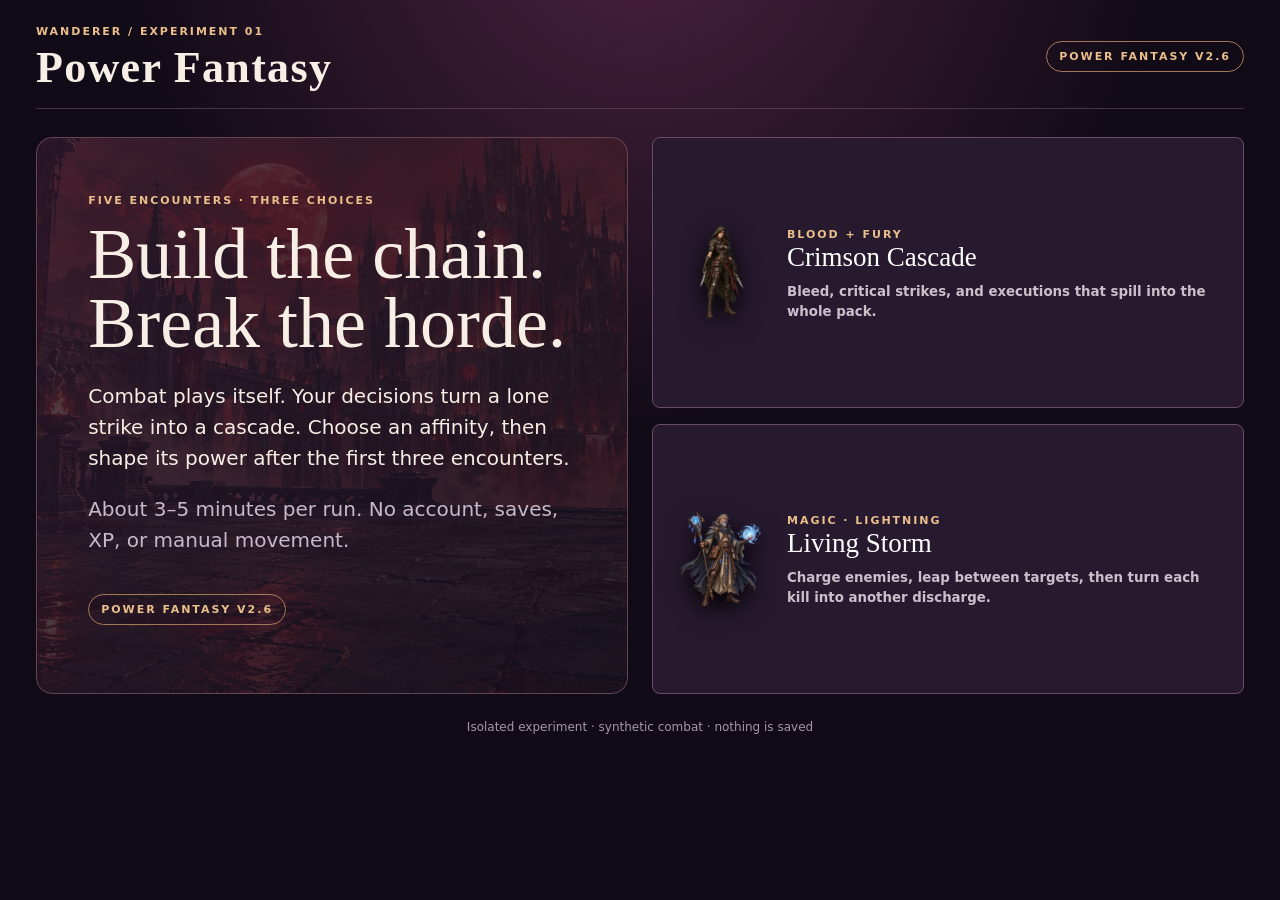
<file: index.html>
<!doctype html>
<html lang="en"><head><meta charset="utf-8"><meta name="viewport" content="width=device-width, initial-scale=1, viewport-fit=cover"><meta name="theme-color" content="#160e18"><title>Wanderer · Power Fantasy v2.6</title><link rel="icon" href="./assets/branding/wanderer-icon-32.png"><link rel="stylesheet" href="./style-v2.6.css?v=2.6-threats"></head>
<body><div class="shell">
  <header><div><span class="eyebrow">WANDERER / EXPERIMENT 01</span><h1>Power Fantasy</h1></div><div class="headerActions"><span class="prototypeBadge">POWER FANTASY V2.6</span><button id="pause" class="ghost" hidden>Pause</button><button id="exit" class="ghost" hidden>Exit run</button></div></header>
  <main id="app" aria-live="polite"></main>
  <footer>Isolated experiment · synthetic combat · nothing is saved</footer>
</div><script type="module" src="./ui-v2.6.mjs?v=2.6-threats-fix2"></script></body></html>
</file>
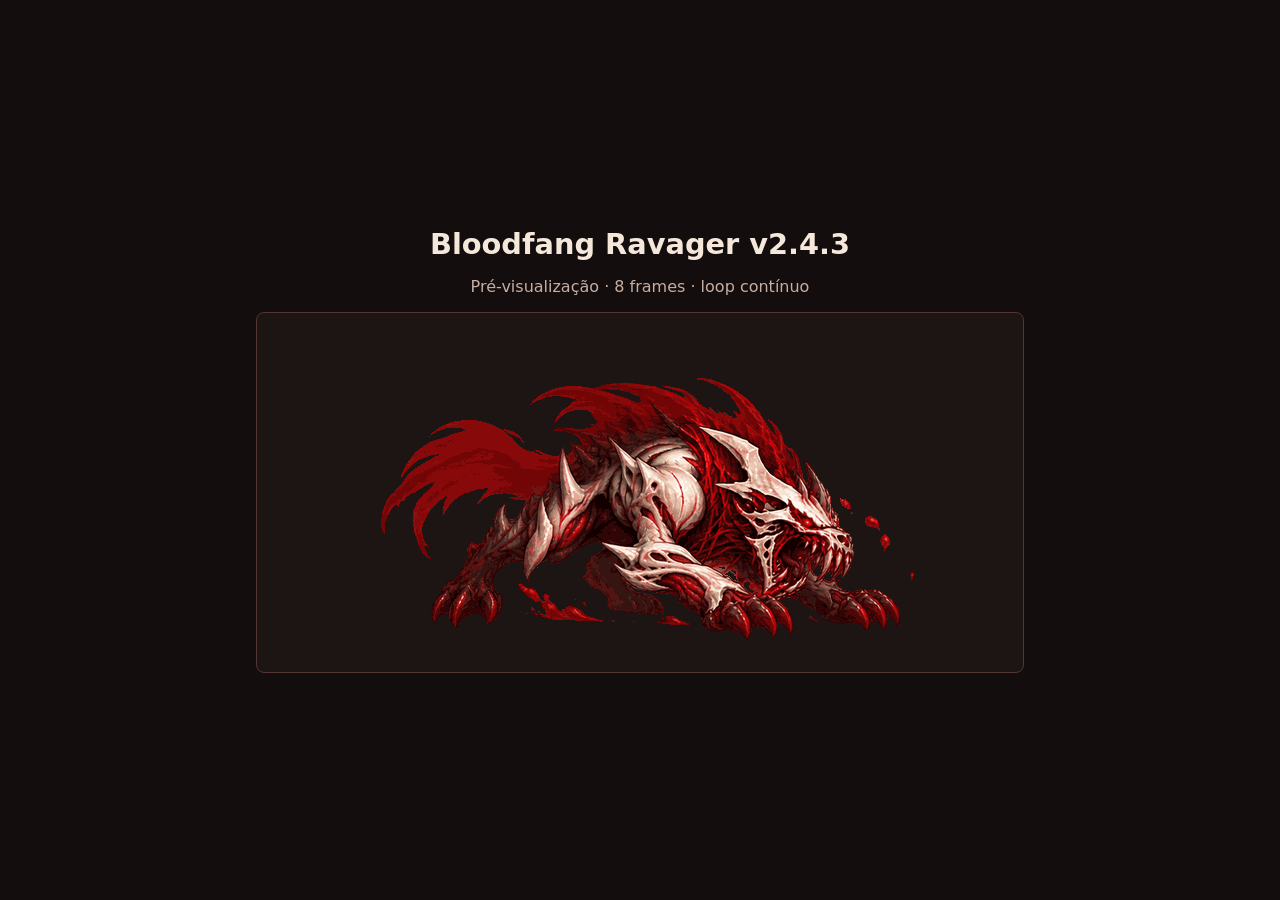
<file: previews/bloodfang-ravager-v2.4.3/index.html>
<!doctype html>
<html lang="pt"><head><meta charset="utf-8"><meta name="viewport" content="width=device-width, initial-scale=1, viewport-fit=cover"><meta name="theme-color" content="#130d0d"><title>Bloodfang Ravager v2.4.3 — Pré-visualização</title><style>*{box-sizing:border-box}html,body{margin:0;min-height:100%;background:#130d0d;color:#f5e7da;font-family:system-ui,-apple-system,BlinkMacSystemFont,"Segoe UI",sans-serif}main{min-height:100svh;display:grid;place-content:center;justify-items:center;gap:1rem;padding:1.25rem}h1{font-size:clamp(1.15rem,5vw,1.8rem);margin:0;text-align:center}p{margin:0;color:#c6afa2;text-align:center}img{display:block;width:min(100%,768px);height:auto;image-rendering:pixelated;background:#1d1414;border:1px solid #523734;border-radius:8px}a{color:#f4ae9a}</style></head><body><main><h1>Bloodfang Ravager v2.4.3</h1><p>Pré-visualização · 8 frames · loop contínuo</p><img src="bloodfang-ravager-v2.4.3.gif" alt="Animação de ataque do Bloodfang Ravager"></main></body></html>
</file>
<file: style-v2.6.css>
:root{color-scheme:dark;font-family:Inter,ui-sans-serif,system-ui,sans-serif;background:#100b16;color:#f7eee5}
*{box-sizing:border-box}body{margin:0;min-height:100vh;background:radial-gradient(circle at 50% -10%,#4b213e 0,transparent 45%),#100b16}.shell{max-width:1280px;margin:auto;padding:20px clamp(12px,3vw,36px)}header{display:flex;align-items:center;justify-content:space-between;gap:16px;border-bottom:1px solid #74536488;padding-bottom:15px}h1,h2,h3,p{margin-top:0}h1{font-family:Georgia,serif;font-size:clamp(28px,4vw,44px);margin:3px 0 0;letter-spacing:.03em}.eyebrow,.prototypeBadge,.overline{font-size:11px;font-weight:800;letter-spacing:.18em;color:#eabf8b}.prototypeBadge{border:1px solid #a6785a;border-radius:99px;padding:8px 12px}.headerActions{display:flex;gap:8px;align-items:center;flex-wrap:wrap}button{font:inherit;cursor:pointer;border:1px solid #e4ad70;background:linear-gradient(#d59a59,#9c5e35);color:#1b0c0e;padding:11px 17px;border-radius:8px;font-weight:800;min-height:44px}button:hover{filter:brightness(1.15)}button:focus-visible{outline:3px solid #fff;outline-offset:3px}.ghost{background:#231b2c;color:#f5decc;border-color:#775b70}.primary{box-shadow:0 0 32px #be71424d}.muted{color:#c7b9c9}.small{font-size:13px}.intro{display:grid;grid-template-columns:1fr 1fr;gap:24px;align-items:stretch;min-height:65vh;padding-top:28px}.introCopy{padding:clamp(20px,4vw,58px);border:1px solid #664454;border-radius:16px;background:linear-gradient(140deg,#2f1b2fcc,#16121fd9),url('./assets/dungeons/c3/blood_crimson_dominion.webp') center/cover}.introCopy h2{font:clamp(38px,6vw,72px)/.95 Georgia,serif;max-width:620px;margin:12px 0 24px}.introCopy p{font-size:clamp(16px,1.6vw,20px);line-height:1.55;max-width:600px}.builds{display:grid;gap:16px}.buildCard{width:100%;display:flex;align-items:center;gap:20px;text-align:left;background:#271a2f;border-color:#6c4b66;padding:18px}.buildCard img{width:96px;height:110px;object-fit:contain;filter:drop-shadow(0 8px 12px #000)}.buildCard strong{display:block;font:27px Georgia,serif;color:#fff}.buildCard small{display:block;color:#cdbfca;margin-top:9px;line-height:1.5}.buildCard.blood:hover{border-color:#f97986;box-shadow:0 0 30px #ba293850}.buildCard.lightning:hover{border-color:#8dbcfb;box-shadow:0 0 30px #3c75d850}.hud{display:grid;grid-template-columns:1fr auto 1fr;align-items:center;gap:16px;padding:16px 0}.hud h2{margin:2px 0 5px;font:28px Georgia,serif}.encounterDots{display:flex;gap:6px;justify-content:center}.encounterDots span{width:28px;height:6px;background:#5c485e;border-radius:4px}.encounterDots span.done{background:#de9a5f}.encounterDots span.now{background:#fff;box-shadow:0 0 12px #f8c16f}.hudRight{text-align:right}.arena{position:relative;min-height:460px;overflow:hidden;border:1px solid #765467;border-radius:16px;background:linear-gradient(180deg,#150c1e44,#100a18d9),var(--arena) center/cover;box-shadow:inset 0 0 70px #130714,0 16px 44px #0008}.arena:before{content:'';position:absolute;inset:0;background:linear-gradient(90deg,#160b20bb,transparent 40%),linear-gradient(0deg,#130d1e99,transparent 38%);pointer-events:none}.battlefield{position:relative;display:grid;grid-template-columns:minmax(150px,210px) 1fr;min-height:460px;gap:14px;padding:26px}.hero{display:flex;flex-direction:column;justify-content:end;align-items:center;position:relative;z-index:2}.hero img{height:270px;max-width:100%;object-fit:contain;filter:drop-shadow(0 10px 18px #000)}.hero.attacking img{animation:attack .24s ease}.hero.hurt img{animation:hurt .3s ease}.heroName{font:22px Georgia,serif;text-align:center;text-shadow:0 2px 4px #000}.health{height:11px;border-radius:8px;background:#3b2636;overflow:hidden;border:1px solid #9b6977;width:100%}.health i{display:block;height:100%;background:linear-gradient(90deg,#a83145,#e06875);transition:width .15s}.heroHealth{max-width:190px}.heroHealth i{background:linear-gradient(90deg,#a7384a,#f1787b)}.mobField{display:grid;grid-template-columns:repeat(3,minmax(0,1fr));align-content:center;gap:12px;position:relative;z-index:2}.mob{position:relative;background:#120b1bc4;border:1px solid #8c60735c;border-radius:11px;min-height:162px;padding:8px;display:flex;flex-direction:column;align-items:center;justify-content:end;transition:opacity .3s,transform .3s}.mob img{height:104px;max-width:100%;object-fit:contain;filter:drop-shadow(0 5px 9px #0009)}.mob strong{font-size:12px;white-space:nowrap;overflow:hidden;text-overflow:ellipsis;max-width:100%;text-align:center}.mob .health{height:7px;margin:5px 0}.mob.dead{opacity:.05;transform:scale(.7)}.mob.hit{animation:hit .25s}.mob.burst{box-shadow:0 0 24px #e9485c;border-color:#ff6674}.mob.shock{box-shadow:0 0 26px #90d5ff;border-color:#aadfff}.tags{position:absolute;top:7px;left:7px;display:flex;gap:4px;z-index:1}.tag{font-size:10px;border-radius:5px;padding:2px 5px;background:#832934;color:#fff}.tag.lightning{background:#2d6798}.float{position:absolute;top:23%;left:50%;transform:translateX(-50%);font-weight:900;font-size:23px;text-shadow:0 3px 4px #000;pointer-events:none;animation:float .85s forwards;z-index:5}.float.bleed,.float.crit{color:#ff6675}.float.arc,.float.discharge{color:#a7dcff}.bolt{position:absolute;height:4px;transform-origin:0 50%;background:#aee6ff;box-shadow:0 0 8px #68bbff,0 0 18px #278aff;z-index:8;pointer-events:none;animation:bolt .35s forwards}.bolt.blood{background:#fd596b;box-shadow:0 0 10px #e82b49}.arenaOverlay{position:absolute;inset:0;z-index:12;display:grid;place-items:center;padding:18px;background:#080713b8;backdrop-filter:blur(4px)}.decision{width:min(800px,100%);padding:clamp(18px,3vw,32px);background:linear-gradient(135deg,#30213b,#18131f);border:1px solid #c29677;border-radius:16px;box-shadow:0 20px 70px #000c}.decision h2{font:clamp(30px,5vw,46px) Georgia,serif;margin:8px 0}.choiceGrid{display:grid;grid-template-columns:1fr 1fr;gap:12px;margin-top:20px}.choice{display:block;text-align:left;min-height:145px;background:#281b2e;border:1px solid #aa7880}.choice strong{display:block;font:25px Georgia,serif;margin-bottom:8px}.choice small{font-weight:500;line-height:1.45;display:block;color:#e0d2df}.choice.blood{border-color:#a85664}.choice.lightning{border-color:#6996c2}.below{display:grid;grid-template-columns:1fr 1fr;gap:16px;margin-top:17px}.panel{background:#1b1523;border:1px solid #614656;border-radius:12px;padding:17px}.panel h3{margin-bottom:12px;color:#eac39a;font-size:14px;text-transform:uppercase;letter-spacing:.13em}.stats{display:grid;grid-template-columns:repeat(4,1fr);gap:10px}.stat strong{display:block;font:26px Georgia,serif;color:#fff}.stat span{font-size:12px;color:#c7b9c9}.log{height:113px;overflow:hidden;font-size:13px;line-height:1.65;color:#dfcbda}.log div:first-child{color:#fff}.result{max-width:930px;margin:28px auto;padding:clamp(24px,5vw,50px);background:linear-gradient(135deg,#301f38,#17101d);border:1px solid #bd8d6d;border-radius:16px}.result h2{font:clamp(38px,6vw,62px) Georgia,serif}.resultHero{height:180px;float:right;max-width:32%;object-fit:contain}.result .stats{margin:22px 0}.result ol{line-height:1.8}.resultActions{display:flex;gap:10px;flex-wrap:wrap}.pauseText{text-align:center;color:#fff}footer{text-align:center;font-size:12px;color:#a996a8;padding:26px 0}@keyframes hit{50%{transform:translateX(6px);filter:brightness(2)}}@keyframes attack{50%{transform:translateX(15px)}}@keyframes hurt{50%{filter:brightness(2)}}@keyframes float{to{opacity:0;top:0}}@keyframes bolt{to{opacity:0}}@media(max-width:720px){.intro{grid-template-columns:1fr;min-height:0}.introCopy{padding:24px}.introCopy h2{font-size:45px}.hud{grid-template-columns:1fr auto}.encounterDots{grid-row:2;grid-column:1/-1;justify-content:start}.arena,.battlefield{min-height:540px}.battlefield{grid-template-columns:1fr;grid-template-rows:150px 1fr;padding:12px}.hero{flex-direction:row;justify-content:start;gap:10px}.hero img{height:145px}.heroName{font-size:18px}.heroHealth{width:100px}.mobField{gap:5px}.mob{min-height:104px;padding:4px}.mob img{height:65px}.mob strong{font-size:10px}.below{grid-template-columns:1fr}.stats{grid-template-columns:repeat(2,1fr)}.choiceGrid{grid-template-columns:1fr}.choice{min-height:90px}.prototypeBadge{display:none}}@media(max-width:360px){.shell{padding:12px 8px}.mob img{height:54px}.mob{min-height:93px}.hero img{height:125px}.hud h2{font-size:23px}}
.heroInfo{display:flex;flex-direction:column;align-items:center;gap:4px;width:100%;text-align:center}.heroInfo .small{white-space:nowrap}
@media(max-width:720px){.heroInfo{width:auto;min-width:130px;align-items:flex-start;text-align:left}.heroInfo .heroHealth{width:130px}.heroInfo .small{font-size:12px}.hero img{width:145px;flex:none}}
@media(max-width:360px){.hero img{width:125px}.heroInfo{min-width:110px}.heroInfo .heroHealth{width:110px}}
.impactVfx{position:absolute;z-index:4;top:50%;left:50%;width:115px!important;height:115px!important;max-width:none!important;object-fit:contain;transform:translate(-50%,-50%);pointer-events:none;animation:impact .39s forwards;filter:drop-shadow(0 0 8px #fff8)}
@keyframes impact{0%{opacity:0;transform:translate(-50%,-50%) scale(.4)}25%{opacity:1;transform:translate(-50%,-50%) scale(1)}100%{opacity:0;transform:translate(-50%,-50%) scale(1.25)}}
@media(max-width:720px){.impactVfx{width:75px!important;height:75px!important}}
.focusSummary,.commanderSummary{display:block;margin-top:6px;font-size:11px;font-weight:800;letter-spacing:.08em;color:#c9b8cd}.focusSummary.focused{color:#f7c86b}.commanderSummary{color:#ffd474}.commanderSummary[hidden]{display:none}
.mob{cursor:pointer;touch-action:manipulation;user-select:none;-webkit-tap-highlight-color:transparent;border-width:1px}.mob:focus-visible{outline:2px solid #fff;outline-offset:2px}.mob.focused{border:2px solid #e6b74f;box-shadow:0 0 18px #f6c35c66,inset 0 0 10px #f6c35c22}.mob.elite{border-color:#dfad45;box-shadow:inset 0 0 16px #b8873330}.mob.focused.elite{box-shadow:0 0 20px #f2bf4d88,inset 0 0 16px #b8873340}.mobRole{font-size:9px;letter-spacing:.08em;color:#cdbbd0}.mob.elite .mobRole{color:#ffdb7d;font-weight:900}.castTrack{width:100%;height:5px;border-radius:5px;overflow:hidden;background:#4f2532;border:1px solid #bd4754;margin-top:4px}.castTrack i{display:block;height:100%;background:linear-gradient(90deg,#f3a541,#ff435d);transition:width .12s linear}.tag.shield{background:#45718b}.tag.castTag{background:#9a2638;animation:castPulse .9s infinite alternate}.float.damageTaken{color:#ff7278;font-size:25px}.mobField{grid-auto-rows:minmax(96px,auto)}
@media(min-width:721px){.mobField{grid-template-columns:repeat(4,minmax(0,1fr));gap:10px}.mob{min-height:128px}.mob img{height:76px}}
@media(max-width:720px){.arena,.battlefield{min-height:660px}.mobField{grid-template-columns:repeat(3,minmax(0,1fr));grid-auto-rows:minmax(88px,auto);align-content:start}.mob{min-height:90px;padding:4px}.mob img{height:54px}.mob strong{font-size:10px}.mobRole{font-size:8px}.castTrack{height:4px;margin-top:2px}.tags{top:4px;left:4px;gap:2px}.tag{font-size:8px;padding:1px 3px}.focusSummary,.commanderSummary{font-size:9px}}
@keyframes castPulse{to{filter:brightness(1.6)}}

/* v2.2: stable combat viewport, anchored enemy slots and readable death beats. */
body.combatActive{height:100vh;height:100svh;overflow:hidden;overscroll-behavior:none}
.shell.combatActive{height:100vh;height:100svh;min-height:0;display:flex;flex-direction:column;overflow:hidden;padding-top:max(env(safe-area-inset-top),6px);padding-bottom:max(env(safe-area-inset-bottom),4px)}
.shell.combatActive>header{flex:0 0 auto;min-height:48px;padding-bottom:7px}
.shell.combatActive #app{flex:1 1 auto;min-height:0;overflow:hidden;display:grid;grid-template-rows:auto minmax(0,1fr) auto;gap:5px}
.shell.combatActive footer{display:none}
.shell.combatActive .hud{padding:5px 0;gap:8px;min-height:0}
.shell.combatActive .hud h2{font-size:clamp(19px,2.2vw,26px);margin:1px 0 3px}
.shell.combatActive .arena,.shell.combatActive .battlefield{height:100%;min-height:0}
.shell.combatActive .battlefield{grid-template-rows:minmax(70px,20%) minmax(0,1fr);padding:10px;gap:8px}
.shell.combatActive .mobField{grid-template-columns:repeat(4,minmax(0,1fr));grid-template-rows:repeat(6,minmax(0,1fr));grid-auto-flow:row;align-content:stretch;gap:6px;min-height:0}
.shell.combatActive .mob{min-height:0;height:auto;padding:4px;justify-content:center;overflow:hidden}
.shell.combatActive .mob img{height:clamp(36px,6svh,68px);max-height:68px}
.shell.combatActive .mob strong{font-size:clamp(9px,.9vw,12px)}
.shell.combatActive .mob .health{margin:3px 0}
.shell.combatActive .below{grid-template-columns:1fr 1fr;gap:6px;margin:0;min-height:30px;max-height:118px;overflow:hidden}
.shell.combatActive .below details.panel{min-width:0;min-height:30px;max-height:30px;overflow:hidden;padding:5px 9px}
.shell.combatActive .below details.panel[open]{max-height:112px;overflow:auto;overscroll-behavior:contain}
.shell.combatActive .below summary{cursor:pointer;list-style:none}
.shell.combatActive .below summary::-webkit-details-marker{display:none}
.shell.combatActive .below summary h3{font-size:10px;margin:0;letter-spacing:.08em}
.shell.combatActive .below .stats{grid-template-columns:repeat(2,minmax(0,1fr));gap:4px;margin-top:6px}
.shell.combatActive .below .stat strong{font-size:17px}
.shell.combatActive .below .stat span{font-size:10px}
.shell.combatActive .log{height:auto;max-height:76px;overflow:auto}
.shell.combatActive .arenaOverlay{padding:8px}
.shell.combatActive .decision{max-height:100%;overflow:auto;overscroll-behavior:contain}
.shell.combatActive .choiceGrid{gap:7px;margin-top:10px}
.shell.combatActive .choice{min-height:80px;padding:10px}
.shell.combatActive .choice strong{font-size:20px;margin-bottom:4px}
.deathLayer{position:absolute;inset:0;z-index:9;overflow:hidden;pointer-events:none}
.mob.deathEcho{position:absolute;z-index:1;min-height:0;margin:0;pointer-events:none;animation:mobDeath .76s cubic-bezier(.15,.7,.25,1) forwards;box-shadow:0 0 24px #ff586b99,inset 0 0 22px #ff586b66}
@keyframes mobDeath{0%{opacity:1;filter:brightness(1.8) saturate(1.35);transform:scale(.96)}18%{opacity:.94;filter:brightness(1.45) saturate(1.2)}100%{opacity:0;filter:grayscale(.65);transform:translateY(-7px) scale(.68)}}
.mob.focused{border:3px solid #ffd45c;box-shadow:0 0 0 2px #493208,0 0 26px #ffd45c99,inset 0 0 14px #ffd45c33}
.mob.focused:after{content:'FOCUS';position:absolute;right:4px;bottom:3px;padding:1px 4px;border-radius:4px;background:#f6c850;color:#251800;font-size:8px;font-weight:1000;letter-spacing:.08em;z-index:4}
.secondaryPulse{animation:secondaryPulse .25s ease-out}
.secondaryPulse.arc{box-shadow:inset 0 0 22px #7ec9ff88}
.secondaryPulse.discharge{box-shadow:inset 0 0 22px #b9eaff99}
@keyframes secondaryPulse{50%{filter:brightness(1.38)}}
.float{opacity:.9;text-shadow:0 2px 3px #000}
.float.bleed{opacity:.68;font-size:17px}
.float.arc,.float.discharge{opacity:.74;font-size:17px}
.float.crit{z-index:7;font-size:22px;color:#ffe08a}
.bolt{opacity:.82;box-shadow:0 0 5px #68bbff,0 0 10px #278aff}
.bolt.blood{box-shadow:0 0 6px #e82b49}
.impactVfx{opacity:.72;filter:drop-shadow(0 0 4px #fff7)}
@media(max-width:720px){
  .shell.combatActive{padding-left:max(8px,env(safe-area-inset-left));padding-right:max(8px,env(safe-area-inset-right))}
  .shell.combatActive>header{min-height:43px;gap:5px;padding-bottom:5px}
  .shell.combatActive header h1{font-size:24px}
  .shell.combatActive .prototypeBadge{display:block;font-size:8px;padding:5px 7px;letter-spacing:.08em}
  .shell.combatActive .headerActions{gap:4px}
  .shell.combatActive .headerActions button{min-height:36px;padding:6px 9px;font-size:12px}
  .shell.combatActive .hud{grid-template-columns:minmax(0,1fr) auto;gap:5px;padding:3px 0}
  .shell.combatActive .hud h2{font-size:19px}
  .shell.combatActive .hud .encounterDots{display:none}
  .shell.combatActive .hudRight{font-size:12px}
  .shell.combatActive .hudRight #timer{font-size:14px}
  .shell.combatActive .hudRight #buildChoices{display:none}
  .shell.combatActive .overline{font-size:8px;letter-spacing:.1em}
  .shell.combatActive #counter,.shell.combatActive .focusSummary,.shell.combatActive .commanderSummary{font-size:9px;line-height:1.2;margin-top:2px}
  .shell.combatActive .arena{border-radius:10px}
  .shell.combatActive .battlefield{grid-template-columns:minmax(0,1fr);grid-template-rows:minmax(48px,11%) minmax(0,1fr);padding:5px;gap:3px}
  .shell.combatActive .hero{flex-direction:row;justify-content:center;gap:7px}
  .shell.combatActive .hero img{height:clamp(38px,7svh,58px);width:56px;flex:none}
  .shell.combatActive .heroInfo{width:auto;min-width:125px;align-items:flex-start;text-align:left;gap:2px}
  .shell.combatActive .heroName{font-size:14px}
  .shell.combatActive .heroHealth{width:min(42vw,150px)}
  .shell.combatActive #heroHpText{font-size:9px}
  .shell.combatActive .mobField{gap:3px}
  .shell.combatActive .mob{padding:2px;border-radius:6px}
  .shell.combatActive .mob img{height:clamp(24px,4.8svh,42px);max-height:42px}
  .shell.combatActive .mob strong{font-size:clamp(8px,2.1vw,10px);line-height:1.05;max-width:100%}
  .shell.combatActive .mobRole{font-size:7px;line-height:1.05}
  .shell.combatActive .mob .health{height:4px;margin:2px 0}
  .shell.combatActive .tags{top:2px;left:2px;gap:1px}
  .shell.combatActive .tag{font-size:7px;padding:0 2px}
  .shell.combatActive .castTrack{height:3px;margin-top:1px}
  .shell.combatActive .below{gap:4px;max-height:98px}
  .shell.combatActive .below details.panel{min-height:27px;max-height:27px;padding:4px 6px;border-radius:7px}
  .shell.combatActive .below details.panel[open]{max-height:94px}
  .shell.combatActive .below summary h3{font-size:9px}
  .shell.combatActive .below .stat strong{font-size:14px}
  .shell.combatActive .below .stat span{font-size:8px}
  .shell.combatActive .log{font-size:10px;line-height:1.35;max-height:68px}
  .shell.combatActive .decision{padding:12px}
  .shell.combatActive .decision h2{font-size:27px}
  .shell.combatActive .choice{min-height:68px}
  .shell.combatActive .choice strong{font-size:18px}
  .shell.combatActive .choice small{font-size:11px;line-height:1.25}
  .float{font-size:16px}
  .float.crit{font-size:19px}
  .impactVfx{width:56px!important;height:56px!important}
}
@media(max-height:650px){
  .shell.combatActive>header{min-height:38px}
  .shell.combatActive .battlefield{grid-template-rows:minmax(38px,9%) minmax(0,1fr)}
  .shell.combatActive .hero img{height:34px}
  .shell.combatActive .mob img{height:24px}
  .shell.combatActive .below details.panel[open]{max-height:72px}
}

/* v2.3: battle stage — the battlefield is a scene, not a grid of enemy panels. */
.shell.combatActive .battlefield{position:absolute;inset:0;display:block;padding:0;overflow:hidden;background:linear-gradient(0deg,#10081799,transparent 34%);}
.shell.combatActive .hero{position:absolute;left:6%;bottom:5%;width:22%;height:76%;display:flex;align-items:center;justify-content:flex-end;z-index:4;pointer-events:none;}
.shell.combatActive .hero img{height:min(76%,440px);width:auto;max-width:100%;object-fit:contain;filter:drop-shadow(0 15px 18px #07040be0) drop-shadow(0 0 12px #ca8c6940);}
.shell.combatActive .heroInfo{position:absolute;bottom:0;left:0;width:100%;align-items:center;gap:4px;padding:5px 8px;border-radius:9px;background:linear-gradient(0deg,#110918d9,#1109189c 72%,transparent);}
.shell.combatActive .heroName{font-size:15px;text-shadow:0 2px 8px #000;}
.shell.combatActive .heroHealth{width:74%;height:7px;max-width:190px;}
.shell.combatActive #heroHpText{font-size:10px;text-shadow:0 1px 4px #000;}
.shell.combatActive .mobField{position:absolute;inset:0;display:block;z-index:3;pointer-events:none;}
.shell.combatActive .mob{position:absolute;left:var(--x);top:var(--y);width:clamp(88px,8.5vw,124px);height:clamp(106px,15vh,158px);min-height:0;padding:0;border:0;border-radius:0;background:transparent;box-shadow:none;overflow:visible;display:flex;flex-direction:column;justify-content:flex-end;align-items:center;transform:translate(-50%,-50%);pointer-events:auto;isolation:isolate;}
.shell.combatActive .mob:before{content:'';position:absolute;z-index:-1;inset:13% 3% 2%;border-radius:50%;background:radial-gradient(ellipse,#09050bcc 0,transparent 71%);opacity:.75;transform:scale(.72,.35);}
.shell.combatActive .mob img{width:auto;height:76%;max-width:100%;max-height:none;object-fit:contain;filter:drop-shadow(0 9px 8px #050307d9) drop-shadow(0 0 7px #b59a9a44);transition:filter .16s,transform .16s;}
.shell.combatActive .mob[data-role="tank"]{z-index:5;}
.shell.combatActive .mob[data-role="tank"] img{height:82%;filter:drop-shadow(0 10px 9px #050307e8) drop-shadow(0 0 9px #b8adb04f);}
.shell.combatActive .mob[data-role="skirmisher"]{z-index:4;}
.shell.combatActive .mob[data-role="caster"]{z-index:2;}
.shell.combatActive .mob[data-role="caster"] img{height:70%;filter:drop-shadow(0 8px 8px #050307d9) drop-shadow(0 0 12px #77baf455);}
.shell.combatActive .mob.elite{z-index:6;width:clamp(126px,12vw,168px);height:clamp(144px,20vh,198px);}
.shell.combatActive .mob.elite img{height:84%;filter:drop-shadow(0 12px 12px #020103ed) drop-shadow(0 0 18px #f5b6489a);}
.shell.combatActive .mob strong,.shell.combatActive .mobRole{display:none;}
.shell.combatActive .mob.focused strong,.shell.combatActive .mob.casting strong,.shell.combatActive .mob.elite strong{display:block;position:absolute;bottom:-14px;max-width:130%;white-space:nowrap;overflow:hidden;text-overflow:ellipsis;text-align:center;font:700 10px/1.1 Inter,ui-sans-serif,sans-serif;color:#fff1d8;text-shadow:0 2px 5px #000;}
.shell.combatActive .mob .health{position:absolute;bottom:0;width:58%;height:5px;margin:0;border:1px solid #dfb4a0a8;background:#160d18e8;box-shadow:0 2px 4px #000;}
.shell.combatActive .mob.focused .health,.shell.combatActive .mob.casting .health,.shell.combatActive .mob.elite .health{bottom:-12px;}
.shell.combatActive .mob .castTrack{position:absolute;bottom:-7px;width:68%;height:4px;margin:0;z-index:4;box-shadow:0 2px 4px #000;}
.shell.combatActive .mob .tags{top:8%;left:50%;transform:translateX(-50%);justify-content:center;width:100%;}
.shell.combatActive .mob .tag{font-size:8px;padding:2px 5px;background:#592a32e8;box-shadow:0 2px 6px #0009;}
.shell.combatActive .mob.focused{border:0;box-shadow:none;}
.shell.combatActive .mob.focused:after{content:'';position:absolute;left:50%;top:11%;width:69%;height:69%;transform:translateX(-50%);border:2px solid #ffd45c;border-radius:48% 48% 42% 42%;background:radial-gradient(ellipse at center,transparent 48%,#ffd45c18 75%,transparent 78%);box-shadow:0 0 0 1px #241708,0 0 16px #ffd45cba;pointer-events:none;z-index:-1;}
.shell.combatActive .mob.focused img{filter:drop-shadow(0 0 9px #ffd45c) drop-shadow(0 0 17px #ffd45c99);transform:scale(1.05);}
.shell.combatActive .mob.elite:before{background:radial-gradient(ellipse,#a9701b7a 0,transparent 72%);}
.shell.combatActive .mob.casting img{filter:drop-shadow(0 0 10px #ff5164) drop-shadow(0 0 18px #ff516488);}
.priorityTargets{position:absolute;z-index:10;top:10px;right:12px;display:flex;gap:6px;max-width:52%;padding:4px 6px;border:1px solid #dfbd7d55;border-radius:10px;background:linear-gradient(100deg,#120b19c9,#211420a8);backdrop-filter:blur(5px);}
.priorityTargets[hidden]{display:none;}
.priorityTarget{min-width:64px;min-height:42px;height:42px;padding:3px 7px;display:flex;align-items:center;gap:5px;border:1px solid #9b7a614c;border-radius:8px;background:#160e1cd9;color:#f5e6d5;font-size:9px;line-height:1;box-shadow:0 3px 7px #0008;}
.priorityTarget img{width:30px;height:34px;object-fit:contain;filter:drop-shadow(0 2px 3px #000);}
.priorityTarget span{max-width:62px;overflow:hidden;text-overflow:ellipsis;white-space:nowrap;}
.priorityTarget.casting{border-color:#fa6878;color:#ffd7dc;box-shadow:0 0 10px #ed49634f;}
.priorityTarget.elite{border-color:#dfb54e;color:#ffe39b;}
.priorityTarget.focused{outline:2px solid #ffd45c;outline-offset:1px;}
.priorityTargets:before{content:'THREATS';align-self:center;padding:0 4px;color:#cbbab0;font-size:8px;font-weight:900;letter-spacing:.13em;}
.shell.combatActive .arena:before{z-index:1;background:linear-gradient(90deg,#160b2070,transparent 26%,transparent 75%,#160b2060),linear-gradient(0deg,#130d1eac 0,transparent 28%,#130d1e50 100%);}
.shell.combatActive .bolt{height:3px;z-index:9;opacity:.9;filter:drop-shadow(0 0 5px #8ee2ff);}
.shell.combatActive .bolt.blood{height:4px;filter:drop-shadow(0 0 5px #ff334d);}
.shell.combatActive .deathLayer{z-index:7;}
.shell.combatActive .mob.deathEcho{border:0;background:transparent;box-shadow:none;}
.shell.combatActive .mob.deathEcho:before{content:'';position:absolute;inset:30% 22% 8%;border-radius:50%;background:#ef58684c;filter:blur(14px);}
.shell.combatActive .mob.hit{animation:entityHit .24s ease;}
@keyframes entityHit{50%{filter:brightness(1.55) saturate(1.2);}}
@media(min-width:721px){
  .shell.combatActive .battlefield{background:radial-gradient(ellipse at 18% 100%,#3921344f,transparent 43%),linear-gradient(180deg,transparent 70%,#08050cc9);}
  .shell.combatActive .hero{left:5%;width:24%;height:78%;}
  .shell.combatActive .mob[data-role="tank"]{transform:translate(-50%,-50%) scale(1.08);}
  .shell.combatActive .mob[data-role="skirmisher"]{transform:translate(-50%,-50%) scale(.94);}
  .shell.combatActive .mob[data-role="caster"]{transform:translate(-50%,-50%) scale(.84);}
  .shell.combatActive .mobField{perspective:700px;}
}
@media(max-width:720px){
  .shell.combatActive #app{grid-template-rows:auto minmax(0,1fr) auto;gap:3px;}
  .shell.combatActive>header{min-height:38px;padding-bottom:3px;}
  .shell.combatActive header h1{font-size:20px;}
  .shell.combatActive .prototypeBadge{padding:3px 6px;font-size:7px;}
  .shell.combatActive .hud{padding:1px 0;}
  .shell.combatActive .hud h2{font-size:16px;}
  .shell.combatActive .arena:before{background:linear-gradient(180deg,#10081766,transparent 22%,transparent 70%,#110817aa);}
  .shell.combatActive .battlefield{background:radial-gradient(ellipse at 50% 96%,#43254066,transparent 48%),linear-gradient(180deg,#08050a44,transparent 44%,#08050ac9);}
  .shell.combatActive .hero{left:50%;bottom:1.5%;width:36%;height:24%;transform:translateX(-50%);justify-content:flex-end;}
  .shell.combatActive .hero img{height:78%;width:auto;max-width:100%;filter:drop-shadow(0 9px 10px #050307e8) drop-shadow(0 0 12px #e4956d4d);}
  .shell.combatActive .heroInfo{bottom:-1px;width:145%;left:50%;transform:translateX(-50%);padding:3px 6px;gap:2px;}
  .shell.combatActive .heroName{font-size:12px;}
  .shell.combatActive .heroHealth{width:84%;height:5px;}
  .shell.combatActive #heroHpText{font-size:8px;}
  .shell.combatActive .mob{width:min(23vw,100px);height:clamp(94px,17vh,132px);}
  .shell.combatActive .mob img{height:76%;}
  .shell.combatActive .mob[data-role="tank"] img{height:83%;}
  .shell.combatActive .mob[data-role="caster"] img{height:70%;}
  .shell.combatActive .mob.elite{width:min(31vw,132px);height:clamp(132px,23vh,168px);}
  .shell.combatActive .mob .health{width:67%;height:4px;}
  .shell.combatActive .mob.focused .health,.shell.combatActive .mob.casting .health,.shell.combatActive .mob.elite .health{bottom:-11px;}
  .shell.combatActive .mob .castTrack{bottom:-6px;}
  .shell.combatActive .mob.focused strong,.shell.combatActive .mob.casting strong,.shell.combatActive .mob.elite strong{font-size:8px;bottom:-13px;}
  .shell.combatActive .priorityTargets{top:5px;left:5px;right:auto;max-width:calc(100% - 10px);gap:3px;padding:3px 4px;border-radius:8px;}
  .shell.combatActive .priorityTargets:before{font-size:7px;padding:0 2px;}
  .shell.combatActive .priorityTarget{min-width:46px;height:34px;min-height:34px;gap:2px;padding:2px 4px;font-size:8px;border-radius:6px;}
  .shell.combatActive .priorityTarget img{width:23px;height:28px;}
  .shell.combatActive .priorityTarget span{max-width:41px;}
  .shell.combatActive .below{max-height:53px;}
  .shell.combatActive .below details.panel{min-height:25px;max-height:25px;}
  .shell.combatActive .below details.panel[open]{max-height:52px;}
  .shell.combatActive .below .stats{display:none;}
  .shell.combatActive .below .log{font-size:9px;max-height:25px;overflow:auto;}
  .shell.combatActive .mob.focused:after{width:72%;height:73%;border-width:2px;}
}

/* v2.4: role-aware arrival and bounded formation positions. */
.shell.combatActive .mob{left:clamp(11%,var(--x),89%);top:clamp(15%,var(--y),80%);transition:left .2s ease-out,top .2s ease-out;}
.shell.combatActive .mob.entering{animation:battlefieldArrival .56s cubic-bezier(.18,.74,.25,1) both;}
.shell.combatActive .mob.entering[data-role="tank"]{animation-duration:.88s;}
.shell.combatActive .mob.entering[data-role="skirmisher"]{animation-duration:.46s;}
.shell.combatActive .mob.entering[data-role="caster"]{animation-duration:.56s;}
.shell.combatActive .mob.entering.elite{animation-duration:1.05s;}
.shell.combatActive .mobIdentity{position:absolute;left:15%;bottom:-3px;width:70%;height:12px;display:flex;align-items:center;justify-content:space-between;z-index:5;pointer-events:none;}
.shell.combatActive .roleMarker{width:11px;height:11px;object-fit:contain;filter:drop-shadow(0 1px 3px #000);}
.shell.combatActive .eliteMarker{color:#ffdc72;font-size:12px;line-height:1;text-shadow:0 0 7px #ffbd37,0 2px 3px #000;}
.shell.combatActive .mob.elite .eliteMarker{display:block;}
.shell.combatActive .mob.elite.focused .eliteMarker{color:#fff0a6;text-shadow:0 0 10px #ffe071,0 0 16px #f0a832;}
@keyframes battlefieldArrival{
  0%{opacity:0;translate:88px 0;filter:brightness(1.45)}
  78%{opacity:1;translate:-5px 0;filter:brightness(1.08)}
  100%{opacity:1;translate:0 0;filter:brightness(1)}
}
@media(max-width:720px){
  .shell.combatActive .mob{left:clamp(20%,var(--x),80%);top:clamp(18%,var(--y),74%);}
  .shell.combatActive .mob.entering{animation-name:mobileBattlefieldArrival;}
  .shell.combatActive .mob.entering[data-role="tank"]{animation-duration:.88s;}
  .shell.combatActive .mob.entering[data-role="skirmisher"]{animation-duration:.46s;}
  .shell.combatActive .mob.entering[data-role="caster"]{animation-duration:.56s;}
  .shell.combatActive .mob.entering.elite{animation-duration:1.05s;}
  .shell.combatActive .mobIdentity{bottom:-2px;width:76%;left:12%;}
  .shell.combatActive .roleMarker{width:10px;height:10px;}
  .shell.combatActive .eliteMarker{font-size:11px;}
  @keyframes mobileBattlefieldArrival{
    0%{opacity:0;translate:0 -70px;filter:brightness(1.45)}
    78%{opacity:1;translate:0 4px;filter:brightness(1.08)}
    100%{opacity:1;translate:0 0;filter:brightness(1)}
  }
}
@media(max-height:680px){
  .shell.combatActive .mob{height:clamp(82px,15vh,112px);}
  .shell.combatActive .mob.elite{height:clamp(116px,20vh,148px);}
  .shell.combatActive .hero{height:22%;}
}

/* v2.4.2: desktop formation is grounded and progresses frame by frame. */
.groundPlane{display:none;}
.shell.combatActive .mobIdentity{height:20px;bottom:-4px;background:#130d18a8;border:1px solid #e7d3bd55;border-radius:12px;padding:1px 4px;}
.shell.combatActive .roleMarker{width:20px;height:20px;}
.shell.combatActive .eliteMarker{font-size:16px;}
@media(min-width:721px){
  .groundPlane{display:block;position:absolute;z-index:2;left:23%;right:1%;bottom:1%;height:34%;pointer-events:none;clip-path:polygon(13% 0,100% 0,100% 100%,0 100%);background:linear-gradient(0deg,#09060be0 0,#1a111ab8 40%,#33212538 82%,transparent),repeating-linear-gradient(0deg,transparent 0 28px,#e9c7a512 29px 30px),linear-gradient(90deg,transparent,#bb907512 45%,#f1cf9410);}
  .groundPlane:before{content:'';position:absolute;inset:0;background:linear-gradient(90deg,transparent 0 22%,#d5b78b12 22.2% 22.5%,transparent 22.7% 49%,#d5b78b10 49.2% 49.5%,transparent 49.7% 76%,#d5b78b0d 76.2% 76.5%,transparent 76.7%);}
  .shell.combatActive .mob{left:var(--x);top:clamp(15%,var(--y),89%);transform:translate(-50%,-100%) scale(var(--depth-scale,1));transition:left .11s linear,top .11s linear;}
  .shell.combatActive .mob[data-role="tank"]{transform:translate(-50%,-100%) scale(calc(var(--depth-scale,1) * 1.06));}
  .shell.combatActive .mob[data-role="skirmisher"]{transform:translate(-50%,-100%) scale(calc(var(--depth-scale,1) * .94));}
  .shell.combatActive .mob[data-role="caster"]{transform:translate(-50%,-100%) scale(calc(var(--depth-scale,1) * .86));}
  .shell.combatActive .mob.elite{width:clamp(128px,10vw,148px);height:clamp(142px,18vh,176px);transform:translate(-50%,-100%) scale(calc(var(--depth-scale,1) * 1.03));}
  .shell.combatActive .mob.entering{animation:none!important;opacity:1;}
  .shell.combatActive .mob.deathEcho{transform:none!important;}
  .shell.combatActive .mob:before{inset:auto 18% 1%;width:64%;height:16%;border-radius:50%;background:radial-gradient(ellipse,#050309d9 0,#09060ba8 44%,transparent 76%);filter:blur(1px);transform:none;}
  .shell.combatActive .mob.walking>img:first-of-type{transform-origin:50% 91%;animation:groundedStride .42s ease-in-out infinite;}
  .shell.combatActive .mob.walking[data-role="tank"]>img:first-of-type{animation-duration:.68s;}
  .shell.combatActive .mob.walking[data-role="skirmisher"]>img:first-of-type{animation-duration:.29s;}
  .shell.combatActive .mob.walking[data-role="caster"]>img:first-of-type{animation-duration:.54s;}
  .shell.combatActive .mob.walking.elite>img:first-of-type{animation-duration:.78s;}
  .shell.combatActive .mob{pointer-events:none;}
  .shell.combatActive .mob>img:first-of-type,.shell.combatActive .mob .health,.shell.combatActive .mob .mobIdentity,.shell.combatActive .mob .castTrack,.shell.combatActive .mob .tags{pointer-events:auto;}
  .shell.combatActive .mob .roleMarker{width:20px;height:20px;}
  .shell.combatActive .mob.elite .eliteMarker{font-size:16px;}
}
@media(max-width:720px){
  .shell.combatActive .mob{transform:translate(-50%,-50%);transition:none;}
  .shell.combatActive .mob.entering{animation:battlefieldArrivalV241 1.15s cubic-bezier(.22,.65,.27,1) both;}
  .shell.combatActive .mob.entering[data-role="tank"]{animation-duration:1.35s;}
  .shell.combatActive .mob.entering[data-role="skirmisher"]{animation-duration:.90s;}
  .shell.combatActive .mob.entering[data-role="caster"]{animation-duration:1.15s;}
  .shell.combatActive .mob.entering.elite{animation-duration:1.65s;}
  .shell.combatActive .mob.entering{animation-name:mobileBattlefieldArrivalV241;}
  .shell.combatActive .roleMarker{width:18px;height:18px;}
  .shell.combatActive .mobIdentity{height:19px;bottom:-3px;}
  .shell.combatActive .eliteMarker{font-size:15px;}
  @keyframes mobileBattlefieldArrivalV241{
    0%{top:-18%;opacity:.65;filter:brightness(1.2)}
    15%{opacity:1}
    100%{top:clamp(18%,var(--y),74%);opacity:1;filter:brightness(1)}
  }
}
@keyframes battlefieldArrivalV241{0%{left:106%;opacity:.65;filter:brightness(1.2)}15%{opacity:1}100%{left:clamp(11%,var(--x),89%);opacity:1;filter:brightness(1)}}
@keyframes groundedStride{0%,100%{transform:translateY(0) rotate(-.35deg)}50%{transform:translateY(-2px) rotate(.45deg)}}
@keyframes battlefieldArrival{0%{opacity:0;translate:72px 0}100%{opacity:1;translate:0 0}}
.shell.combatActive .mob.entering{animation:battlefieldArrival .44s cubic-bezier(.17,.72,.28,1) both;}
@media(max-width:720px){
  @keyframes battlefieldArrival{0%{opacity:0;translate:0 -38px}100%{opacity:1;translate:0 0}}
  .shell.combatActive>header{gap:6px;}
  .shell.combatActive>header .eyebrow{display:none;}
  .shell.combatActive>header h1{font-size:18px;white-space:nowrap;}
  .shell.combatActive .headerActions{flex-wrap:nowrap;gap:3px;}
  .shell.combatActive .prototypeBadge{font-size:6px;letter-spacing:.035em;padding:3px 4px;white-space:nowrap;}
  .shell.combatActive .headerActions button{min-height:28px;padding:3px 5px;font-size:9px;white-space:nowrap;}
}

/* v2.4.2 final cascade: desktop uses model coordinates; mobile retains v2.4.1 entry. */
@media(min-width:721px){
  .shell.combatActive .mob.entering{animation:none!important;opacity:1;}
  .shell.combatActive .mob{left:var(--x);top:clamp(15%,var(--y),89%);}
  .shell.combatActive .mobIdentity .roleMarker{width:20px;height:20px;pointer-events:auto;}
  .shell.combatActive .mob[data-role="skirmisher"] .roleMarker{width:22px;height:22px;}
  .shell.combatActive .mob[data-role="caster"] .roleMarker{width:23px;height:23px;}
}
@media(max-width:720px){
  .shell.combatActive .mob.entering{animation-name:mobileBattlefieldArrivalV241;animation-duration:1.15s;}
  .shell.combatActive .mob.entering[data-role="tank"]{animation-duration:1.35s;}
  .shell.combatActive .mob.entering[data-role="skirmisher"]{animation-duration:.90s;}
  .shell.combatActive .mob.entering[data-role="caster"]{animation-duration:1.15s;}
  .shell.combatActive .mob.entering.elite{animation-duration:1.65s;}
  .shell.combatActive .mobIdentity .roleMarker{width:18px;height:18px;pointer-events:auto;}
}
.orientationHint{display:none;color:#cdbfca;font-size:8px;line-height:1.1;letter-spacing:.02em}
@media (orientation:portrait) and (max-width:720px){
  .shell.combatActive .orientationHint{display:block}
  .shell.combatActive .headerActions button{min-height:44px}
  .shell.combatActive .priorityTarget{min-height:44px;height:44px}
}
@media (orientation:landscape) and (max-height:500px){
  .shell.combatActive{max-width:none;padding-top:max(env(safe-area-inset-top),4px);padding-bottom:max(env(safe-area-inset-bottom),4px);padding-left:max(env(safe-area-inset-left),12px);padding-right:max(env(safe-area-inset-right),12px)}
  .shell.combatActive>header{min-height:38px;padding-bottom:3px;gap:8px}
  .shell.combatActive>header h1{font-size:clamp(18px,5vh,24px);white-space:nowrap}
  .shell.combatActive .headerActions{flex-wrap:nowrap;gap:6px}
  .shell.combatActive .headerActions button{min-height:44px;padding:6px 11px;font-size:12px;white-space:nowrap}
  .shell.combatActive #app{grid-template-rows:auto minmax(0,1fr) auto;gap:3px}
  .shell.combatActive .hud{grid-template-columns:minmax(0,1fr) auto minmax(0,1fr);gap:8px;padding:0 0 2px}
  .shell.combatActive .hud h2{font-size:clamp(16px,4vh,21px)}
  .shell.combatActive .hud .encounterDots{display:flex;grid-row:auto;grid-column:auto;gap:4px}
  .shell.combatActive .hud .encounterDots span{width:18px;height:4px}
  .shell.combatActive .hudRight{font-size:11px}
  .shell.combatActive .hudRight #timer{font-size:13px}
  .shell.combatActive .orientationHint{display:none}
  .shell.combatActive .arena,.shell.combatActive .battlefield{min-height:0;height:100%}
  .shell.combatActive .arena:before{background:linear-gradient(90deg,#160b2070,transparent 26%,transparent 75%,#160b2060),linear-gradient(0deg,#130d1eac 0,transparent 28%,#130d1e50 100%)}
  .shell.combatActive .battlefield{background:radial-gradient(ellipse at 18% 100%,#3921344f,transparent 43%),linear-gradient(180deg,transparent 70%,#08050cc9)}
  .shell.combatActive .arena{border-radius:9px}
  .shell.combatActive .hero{left:5%;width:22%;height:76%;bottom:4%}
  .shell.combatActive .heroInfo{position:absolute;bottom:0;left:0;width:100%;align-items:center;gap:2px;padding:3px 5px;border-radius:8px;background:linear-gradient(0deg,#110918d9,#1109189c 72%,transparent)}
  .shell.combatActive .hero img{height:min(76%,28vh);max-height:230px}
  .shell.combatActive .mob{left:var(--x);top:clamp(15%,var(--y),89%);transform:translate(-50%,-100%) scale(var(--depth-scale,1));transition:left .11s linear,top .11s linear}
  .shell.combatActive .mob[data-role="tank"]{transform:translate(-50%,-100%) scale(calc(var(--depth-scale,1) * 1.06))}
  .shell.combatActive .mob[data-role="skirmisher"]{transform:translate(-50%,-100%) scale(calc(var(--depth-scale,1) * .94))}
  .shell.combatActive .mob[data-role="caster"]{transform:translate(-50%,-100%) scale(calc(var(--depth-scale,1) * .86))}
  .shell.combatActive .mob.elite{transform:translate(-50%,-100%) scale(calc(var(--depth-scale,1) * 1.03))}
  .shell.combatActive .mob.entering{animation:none!important;opacity:1}
  .shell.combatActive .heroName{font-size:12px}
  .shell.combatActive .heroHealth{height:6px}
  .shell.combatActive #heroHpText{font-size:9px}
  .shell.combatActive .mob{width:clamp(88px,10vw,108px);height:clamp(96px,25vh,118px)}
  .shell.combatActive .mob.elite{width:clamp(108px,13vw,136px);height:clamp(112px,29vh,144px)}
  .shell.combatActive .mob .health{height:5px}
  .shell.combatActive .mobIdentity{height:19px;bottom:-3px}
  .shell.combatActive .mobIdentity .roleMarker{width:18px;height:18px}
  .shell.combatActive .mobIdentity .eliteMarker{font-size:15px}
  .shell.combatActive .priorityTargets{top:4px;left:auto;right:6px;max-width:52%;gap:4px;padding:3px 4px}
  .shell.combatActive .priorityTargets:before{font-size:7px;padding:0 2px}
  .shell.combatActive .priorityTarget{min-width:58px;min-height:44px;height:44px;padding:3px 5px;gap:3px;font-size:8px}
  .shell.combatActive .priorityTarget img{width:24px;height:32px}
  .shell.combatActive .priorityTarget span{max-width:48px}
  .shell.combatActive .below{grid-template-columns:1fr 1fr;gap:4px;margin:0;min-height:25px;max-height:25px;overflow:hidden}
  .shell.combatActive .below details.panel{min-height:25px;max-height:25px;padding:3px 7px}
  .shell.combatActive .below details.panel[open]{max-height:72px}
  .shell.combatActive .below summary h3{font-size:9px;margin:0}
  .shell.combatActive .below .stats{display:none}
  .shell.combatActive .below .log{font-size:9px;max-height:48px;overflow:auto}
  .shell.combatActive .arenaOverlay{padding:5px}
  .shell.combatActive .decision{padding:10px;max-height:100%;overflow:auto}
  .shell.combatActive .decision h2{font-size:clamp(20px,5vh,28px);margin:4px 0}
  .shell.combatActive .choiceGrid{gap:6px;margin-top:8px}
  .shell.combatActive .choice{min-height:58px;padding:7px}
  .shell.combatActive .choice strong{font-size:15px;margin-bottom:3px}
  .shell.combatActive .choice small{font-size:10px;line-height:1.15}
}


/* Portrait battlefield: enemies enter from above and advance toward the player. */
@media (orientation:portrait) and (max-width:720px){
  .shell.combatActive .mob{left:clamp(20%,var(--x),80%);top:clamp(12%,var(--y),74%);transition:left .11s linear,top .11s linear}
  .shell.combatActive .mob.entering{animation:none!important;opacity:1}
}

/* Power Fantasy v2.5 weapon choice and cleave impact */
.version25{display:inline-block;margin-top:18px}.weaponChoice{max-width:900px;margin:34px auto;padding:clamp(22px,5vw,52px);background:linear-gradient(135deg,#30213b,#18131f);border:1px solid #c29677;border-radius:16px}.weaponChoice h2{font:clamp(34px,5vw,54px) Georgia,serif;margin:12px 0 24px}.weaponBack{margin-bottom:24px}.weaponOptions{display:grid;grid-template-columns:1fr 1fr;gap:14px}.weaponOption{min-height:150px;text-align:left;background:#281b2e;color:#f5decc;border-color:#8d6472;padding:20px}.weaponOption strong{display:block;font:26px Georgia,serif;color:white;margin-bottom:10px}.weaponOption span{display:block;line-height:1.5;color:#e0d2df}.cleaveOption{border-color:#d49458;background:linear-gradient(140deg,#34202d,#211723)}.hero.wideSwing img{animation:wideSwing .36s ease}.mob.cleavePrimary{outline:2px solid #ffe2a5;filter:brightness(1.3)}.mob.cleaveSecondary{outline:2px solid #e49a62;filter:brightness(1.2)}.float.cleave{color:#ffd49b;font-size:16px}@keyframes wideSwing{35%{transform:translateX(18px) rotate(-3deg);filter:brightness(1.5) drop-shadow(0 0 14px #ffb56b)}70%{transform:translateX(-4px)}}@media(max-width:720px){.weaponOptions{grid-template-columns:1fr}.weaponOption{min-height:105px}.weaponChoice{margin:20px 0;padding:20px}}
/* v2.6: distinguish tactical support and high-threat caster casts. */
.mob.dangerousCasting .castTrack{height:9px;border:2px solid #ffb44d;box-shadow:0 0 12px #f04b4266}.mob.dangerousCasting .castTrack i{background:linear-gradient(90deg,#ffd15a,#ff263e)}.mob.dangerousCasting .tag.castTag{background:#e3323f;color:#fff;font-weight:900;letter-spacing:.08em}.priorityTarget.dangerousCaster{border-color:#ff684d;box-shadow:0 0 12px #ff3d3d66}.priorityTarget.dangerousCaster span{color:#ffd16a;font-weight:900}.mob[data-archetype="support"] .mobRole{color:#a8d9f4;font-weight:900}.mob[data-archetype="support"] .roleMarker{filter:drop-shadow(0 0 4px #91d8ff)}
</file>
